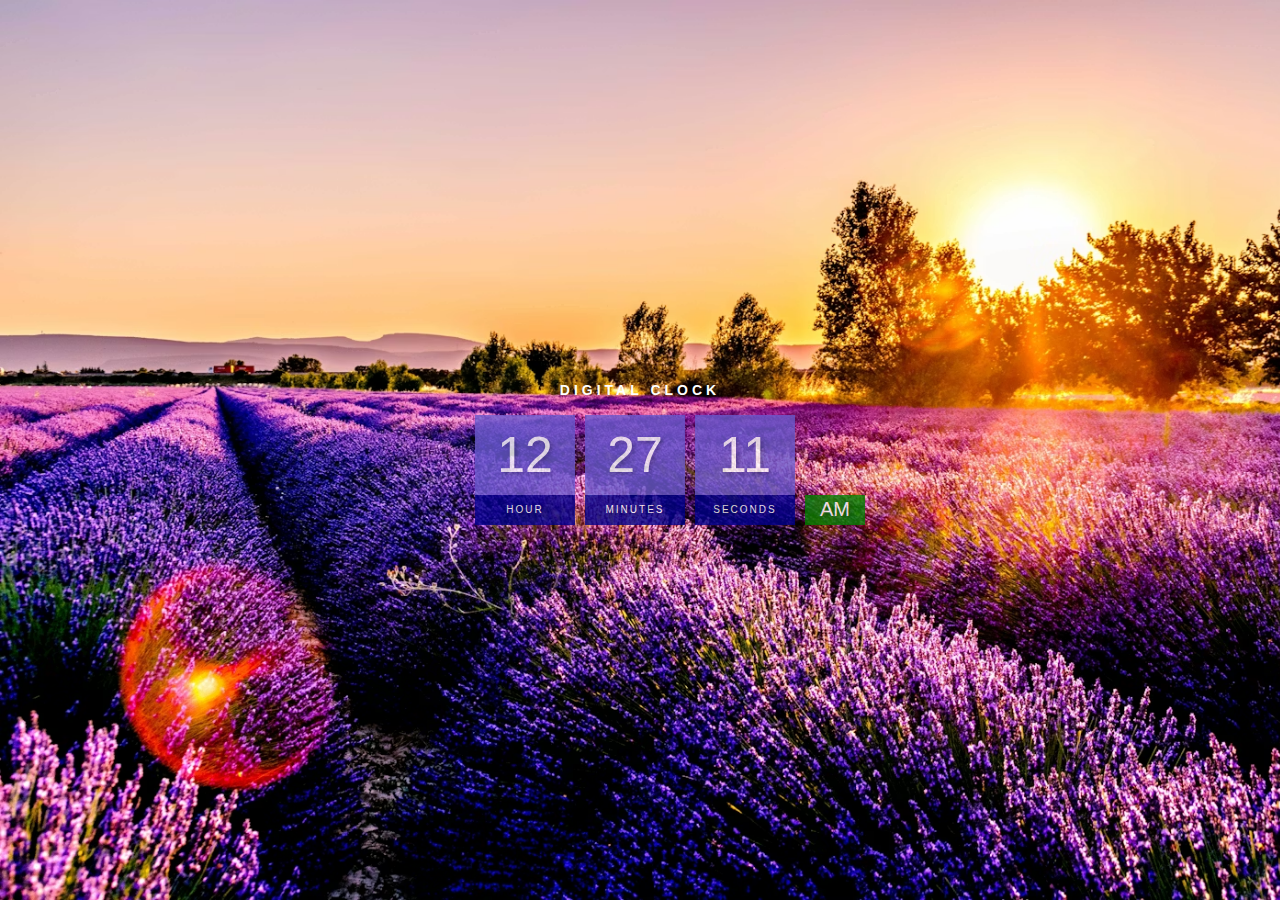
<file: 1. Digital Clock/index.html>
<!doctype html>
<html lang="en">
  <head>
    <meta charset="UTF-8" />
    <meta name="viewport" content="width=device-width, initial-scale=1.0" />
    <title>Digital Clock</title>
    <link rel="stylesheet" href="style.css">
  </head>
  <body>
   <h2>Digital Clock</h2>
   <div class="clock">
    <div>
      <span id="hours">00</span>
      <span class="text">Hour</span>
    </div>

     <div>
      <span id="minutes">00</span>
      <span class="text">Minutes</span>
    </div>

     <div>
      <span id="seconds">00</span>
      <span class="text">Seconds</span>
    </div>

     <div>
      <span id="ampm">AM</span>
    </div>
   </div>

   <script src="main.js"></script>
  </body>
</html>
</file>
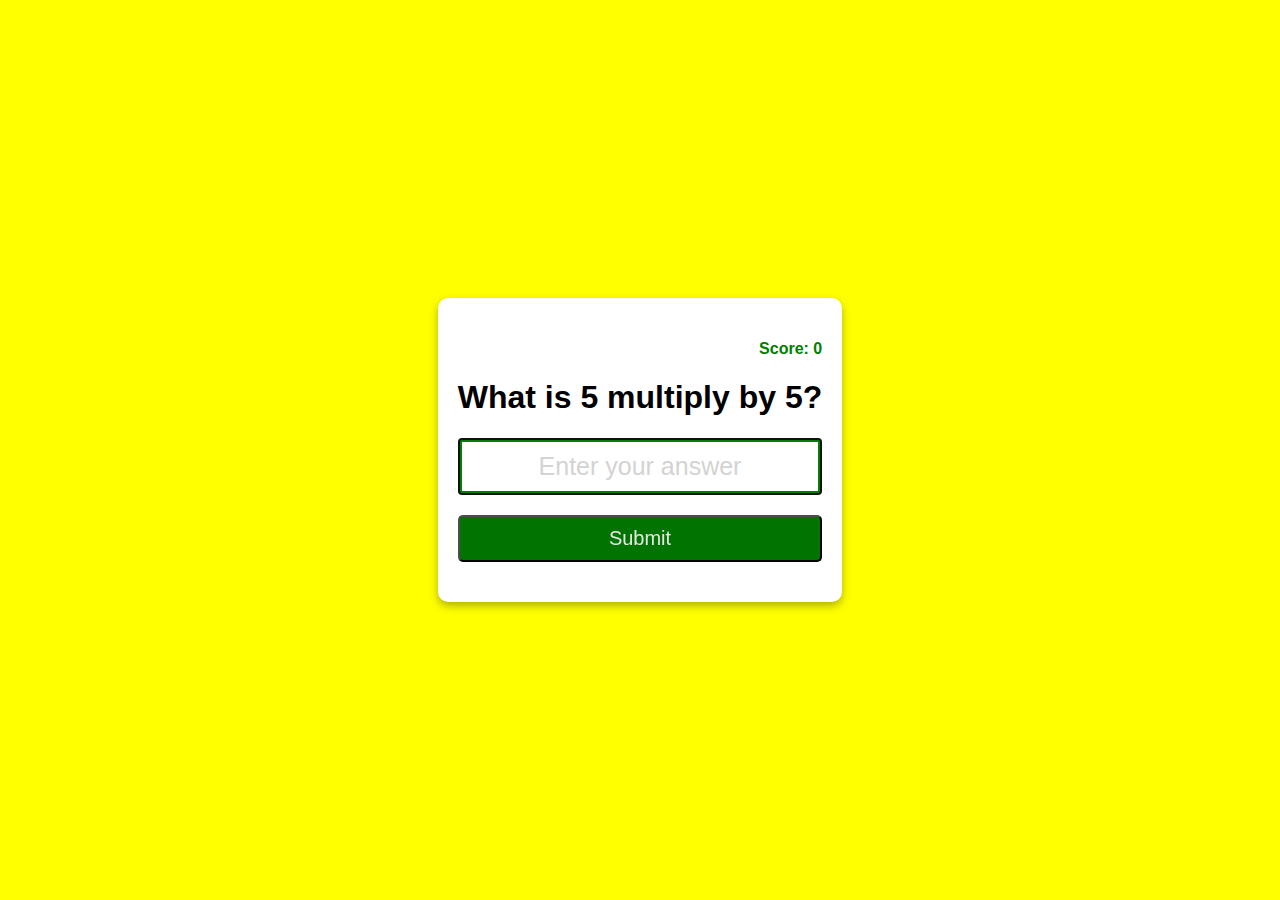
<file: 2. Multipication  quiz game/index.html>
<!DOCTYPE html>
<html lang="en">
<head>
    <meta charset="UTF-8">
    <meta name="viewport" content="width=device-width, initial-scale=1.0">
    <title>Multiplication quiz game</title>
    <link rel="stylesheet" href="style.css">
</head>
<body>
    <form  class="form" id="form">
        <h4 class="score" id="score">Score: 0</h4>
        <h1 id="question">What is multiply by 2?</h1>
        <input type="text" class="input" id="input" placeholder="Enter your answer" autofocus autocomplete="off">
        <button type="submit" class="btn">Submit</button>
    </form>

    <script src="main.js"></script>
</body>
</html>
</file>
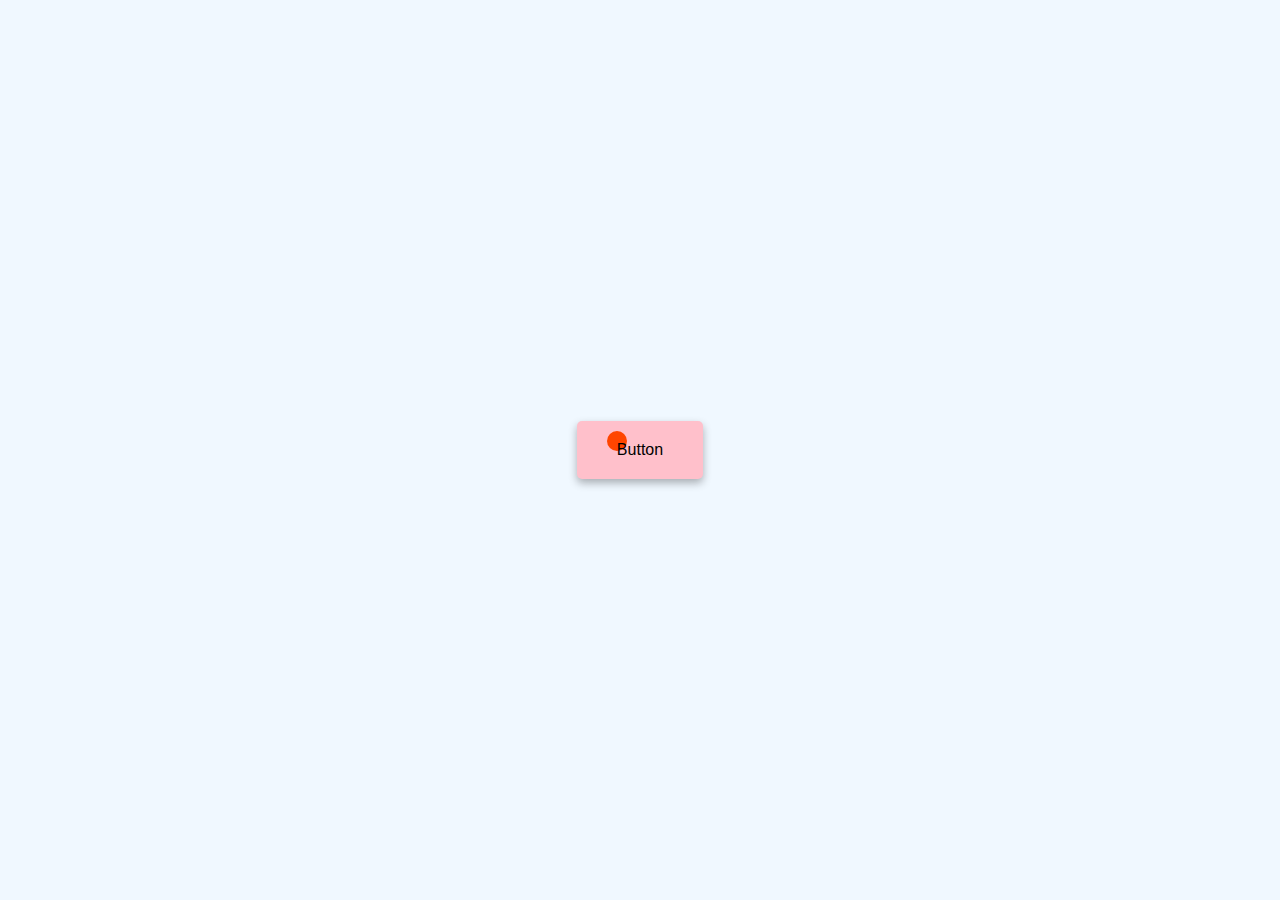
<file: 3. Button Ripple Effect/index.html>
<!DOCTYPE html>
<html lang="en">
<head>
    <meta charset="UTF-8">
    <meta name="viewport" content="width=device-width, initial-scale=1.0">
    <title>Button Ripple Effect</title>
    <link rel="stylesheet" href="style.css">
</head>
<body>
    
    <a href="#" class="btn"><span>Button</span></a>

    <script src="main.js"></script>
</body>
</html>
</file>
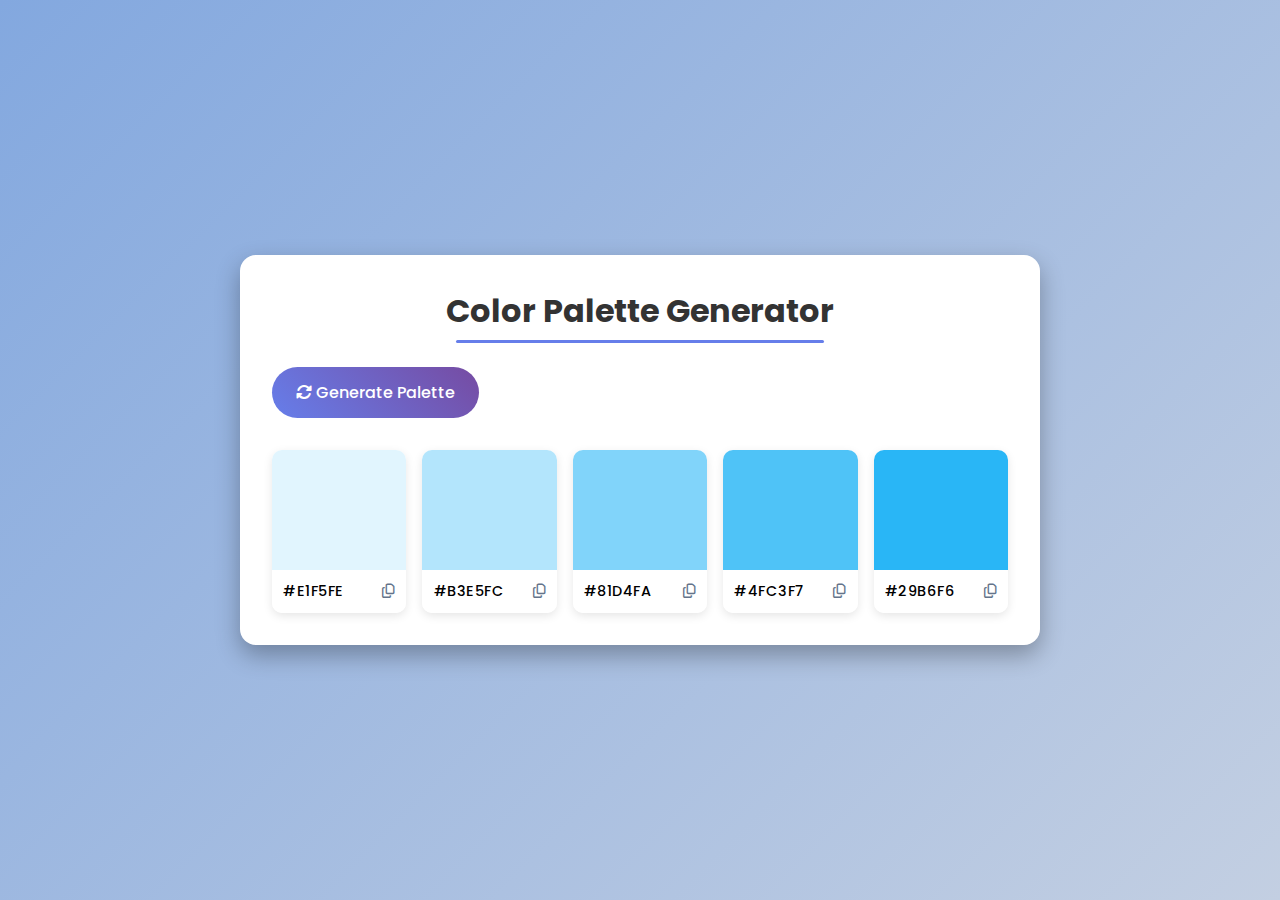
<file: 5.Color-Palette-Generator/index.html>
<!DOCTYPE html>
<html lang="en">
  <head>
    <meta charset="UTF-8" />
    <meta name="viewport" content="width=device-width, initial-scale=1.0" />
    <title>Color Palette Generator</title>
    <link
      rel="stylesheet"
      href="https://cdnjs.cloudflare.com/ajax/libs/font-awesome/6.7.2/css/all.min.css"
      integrity="sha512-Evv84Mr4kqVGRNSgIGL/F/aIDqQb7xQ2vcrdIwxfjThSH8CSR7PBEakCr51Ck+w+/U6swU2Im1vVX0SVk9ABhg=="
      crossorigin="anonymous"
      referrerpolicy="no-referrer"
    />
    <link rel="stylesheet" href="style.css" />
  </head>
  <body>
    <div class="container">
      <h1>Color Palette Generator</h1>

      <button id="generate-btn">
        <i class="fas fa-sync-alt"></i>
        Generate Palette
      </button>

      <div class="palette-container">
        <!-- COLOR BOX 1 -->
        <div class="color-box">
          <div class="color" style="background-color: #e1f5fe"></div>
          <div class="color-info">
            <span class="hex-value">#E1F5FE</span>
            <i class="far fa-copy copy-btn" title="Copy to clipboard"></i>
          </div>
        </div>
        <!-- COLOR BOX 2 -->
        <div class="color-box">
          <div class="color" style="background-color: #b3e5fc"></div>
          <div class="color-info">
            <span class="hex-value">#B3E5FC</span>
            <i class="far fa-copy copy-btn" title="Copy to clipboard"></i>
          </div>
        </div>
        <!-- COLOR BOX 3 -->
        <div class="color-box">
          <div class="color" style="background-color: #81d4fa"></div>
          <div class="color-info">
            <span class="hex-value">#81D4FA</span>
            <i class="far fa-copy copy-btn" title="Copy to clipboard"></i>
          </div>
        </div>
        <!-- COLOR BOX 4 -->
        <div class="color-box">
          <div class="color" style="background-color: #4fc3f7"></div>
          <div class="color-info">
            <span class="hex-value">#4FC3F7</span>
            <i class="far fa-copy copy-btn" title="Copy to clipboard"></i>
          </div>
        </div>
        <!-- COLOR BOX 5 -->
        <div class="color-box">
          <div class="color" style="background-color: #29b6f6"></div>
          <div class="color-info">
            <span class="hex-value">#29B6F6</span>
            <i class="far fa-copy copy-btn" title="Copy to clipboard"></i>
          </div>
        </div>
      </div>
    </div>

    <script src="main.js"></script>
  </body>
</html>
</file>
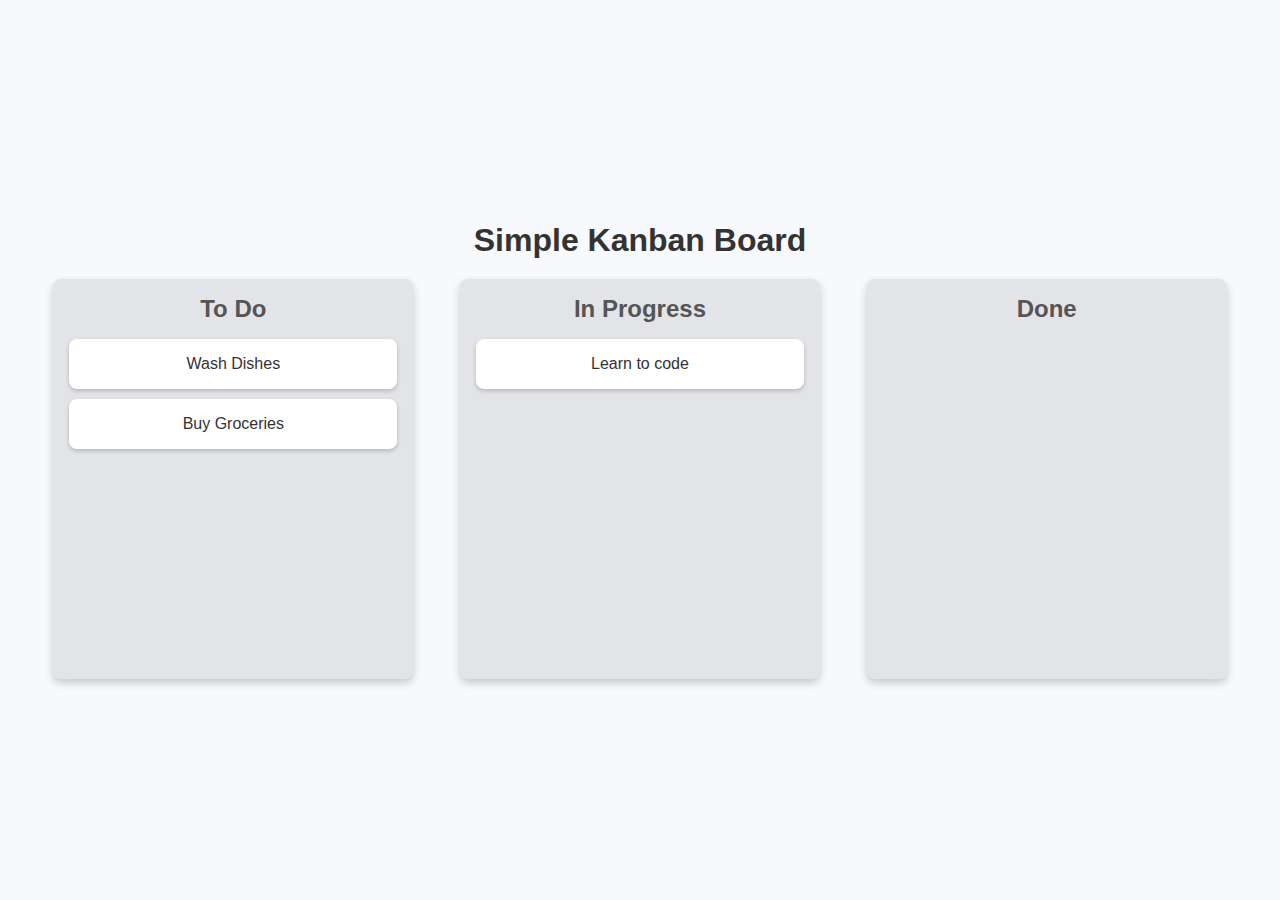
<file: 6.Drag & drop board/index.html>
<!DOCTYPE html>
<html lang="en">
  <head>
    <meta charset="UTF-8" />
    <meta name="viewport" content="width=device-width, initial-scale=1.0" />
    <title>Kanban Board</title>
    <link rel="stylesheet" href="style.css" />
  </head>
  <body>
    <div class="container">
      <h1>Simple Kanban Board</h1>

      <div class="board">
        <!-- LIST 1 -->
        <div class="list" id="list1">
          <h2>To Do</h2>
          <div class="card" draggable="true" id="card1">Wash Dishes</div>
          <div class="card" draggable="true" id="card2">Buy Groceries</div>
        </div>

        <!-- LIST 2 -->
        <div class="list" id="list2">
          <h2>In Progress</h2>
          <div class="card" draggable="true" id="card3">Learn to code</div>
        </div>

        <!-- LIST 3 -->
        <div class="list" id="list3">
          <h2>Done</h2>
        </div>
      </div>
    </div>

    <script src="main.js"></script>
  </body>
</html>
</file>
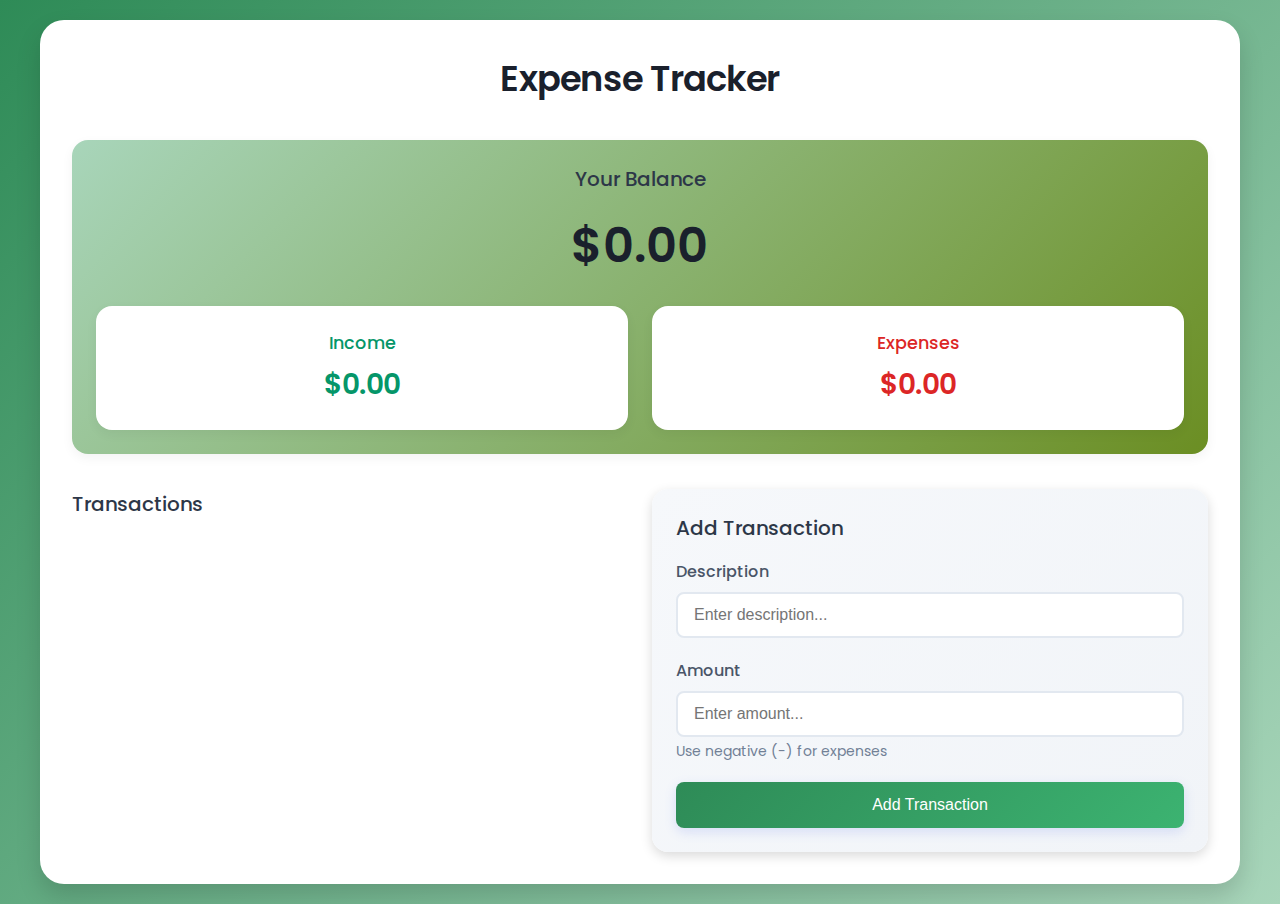
<file: 7.Expense Tracker/index.html>
<!DOCTYPE html>
<html lang="en">
  <head>
    <meta charset="UTF-8" />
    <meta name="viewport" content="width=device-width, initial-scale=1.0" />
    <title>Expense Tracker</title>
    <link rel="stylesheet" href="style.css" />
    <link
      href="https://fonts.googleapis.com/css?family=Poppins:100,100italic,200,200italic,300,300italic,regular,italic,500,500italic,600,600italic,700,700italic,800,800italic,900,900italic"
      rel="stylesheet"
    />
  </head>
  <body>
    <div class="container">
      <h1>Expense Tracker</h1>

      <div class="balance-container">
        <h2>Your Balance</h2>
        <h1 id="balance">$0.00</h1>

        <div class="summary">
          <div class="income">
            <h3>Income</h3>
            <p id="income-amount">$0.00</p>
          </div>
          <div class="expenses">
            <h3>Expenses</h3>
            <p id="expense-amount">$0.00</p>
          </div>
        </div>
      </div>

      <div class="main-content">
        <div class="transaction-container">
          <h2>Transactions</h2>
          <ul id="transaction-list">
            <!-- TRANSACTIONS WILL BE INSERTED HERE -->
          </ul>
        </div>

        <div class="form-container">
          <h2>Add Transaction</h2>

          <form id="transaction-form">
            <div class="form-group">
              <label for="description">Description</label>
              <input type="text" id="description" placeholder="Enter description..." required />
            </div>

            <div class="form-group">
              <label for="amount">Amount</label>
              <input type="number" id="amount" placeholder="Enter amount..." required />
              <small>Use negative (-) for expenses</small>
            </div>

            <button type="submit">Add Transaction</button>
          </form>
        </div>
      </div>
    </div>

    <script src="main.js"></script>
  </body>
</html>
</file>
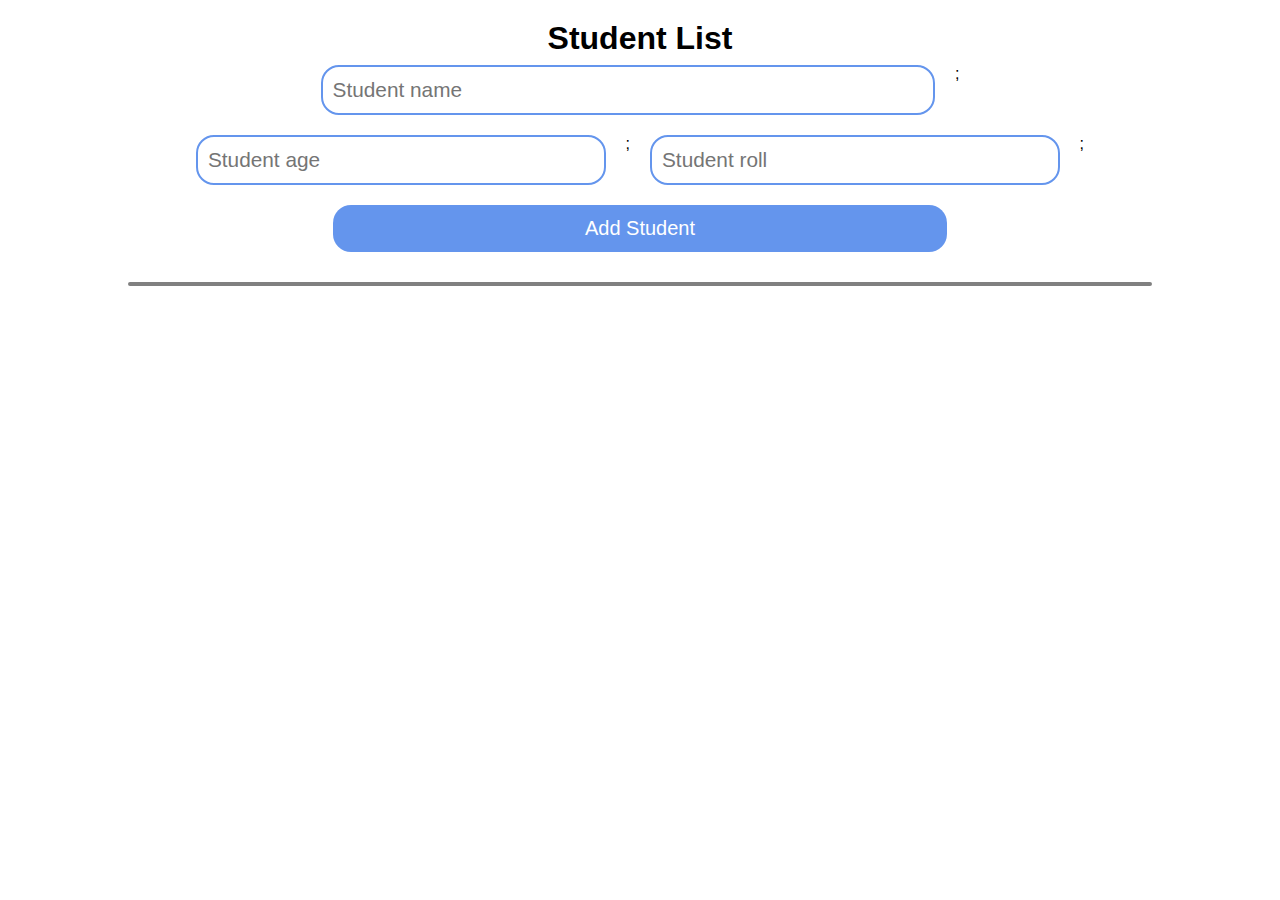
<file: 8.Json_Projects/index.html>
<!doctype html>
<html lang="en">
  <head>
    <meta charset="UTF-8" />
    <meta http-equiv="X-UA-Compatible" content="IE=edge" />
    <meta name="viewport" content="width=device-width, initial-scale=1.0" />
    <title>Document</title>
    <link rel="stylesheet" href="style.css" />
  </head>
  <body>
    <main>
      <h1 class="h1">Student List</h1>
      <form id="studentForm">
        <input type="text" placeholder="Student name", name="name", required>;
        <input type="number" placeholder="Student age", name="age", required>;
        <input type="number" placeholder="Student roll", name="roll", required>;
        <button>Add Student</button>
      </form>
      <div class="students"></div>
    </main>
    <script src="main.js"></script>
  </body>
</html>
</file>
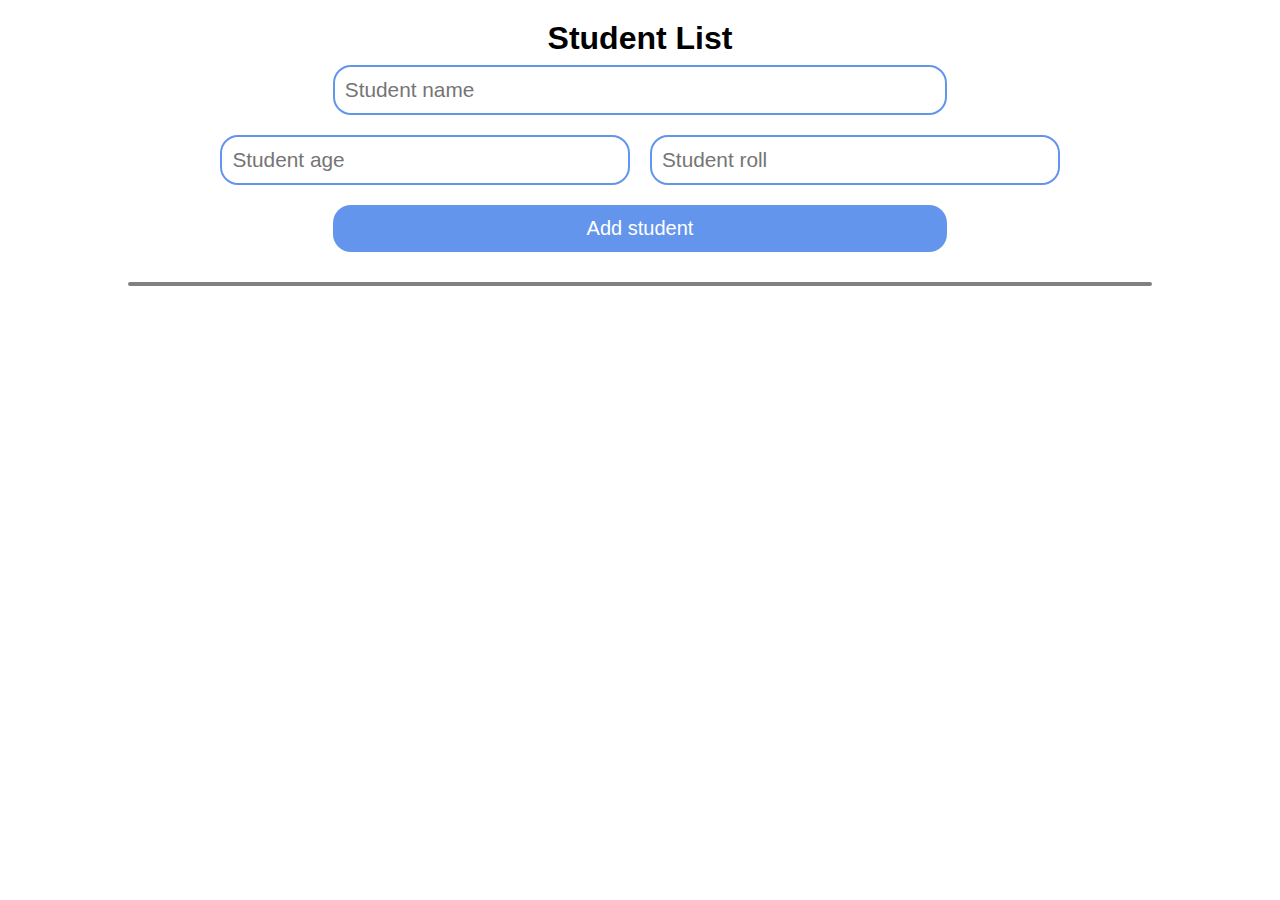
<file: Json_Projects-1/index.html>
<!DOCTYPE html>
<html lang="en">
  <head>
    <meta charset="UTF-8" />
    <meta http-equiv="X-UA-Compatible" content="IE=edge" />
    <meta name="viewport" content="width=device-width, initial-scale=1.0" />
    <title>Document</title>
    <link rel="stylesheet" href="style.css" />
  </head>
  <body>
    <main>
      <h1 class="h1">Student List</h1>
      <form id="studentForm">
        <input type="text" placeholder="Student name" name="name" required />
        <input type="number" placeholder="Student age" name="age" required />
        <input type="number" placeholder="Student roll" name="roll" required />
        <button>Add student</button>
      </form>
      <div class="students"></div>
    </main>
    <script src="main.js"></script>
  </body>
</html>
</file>
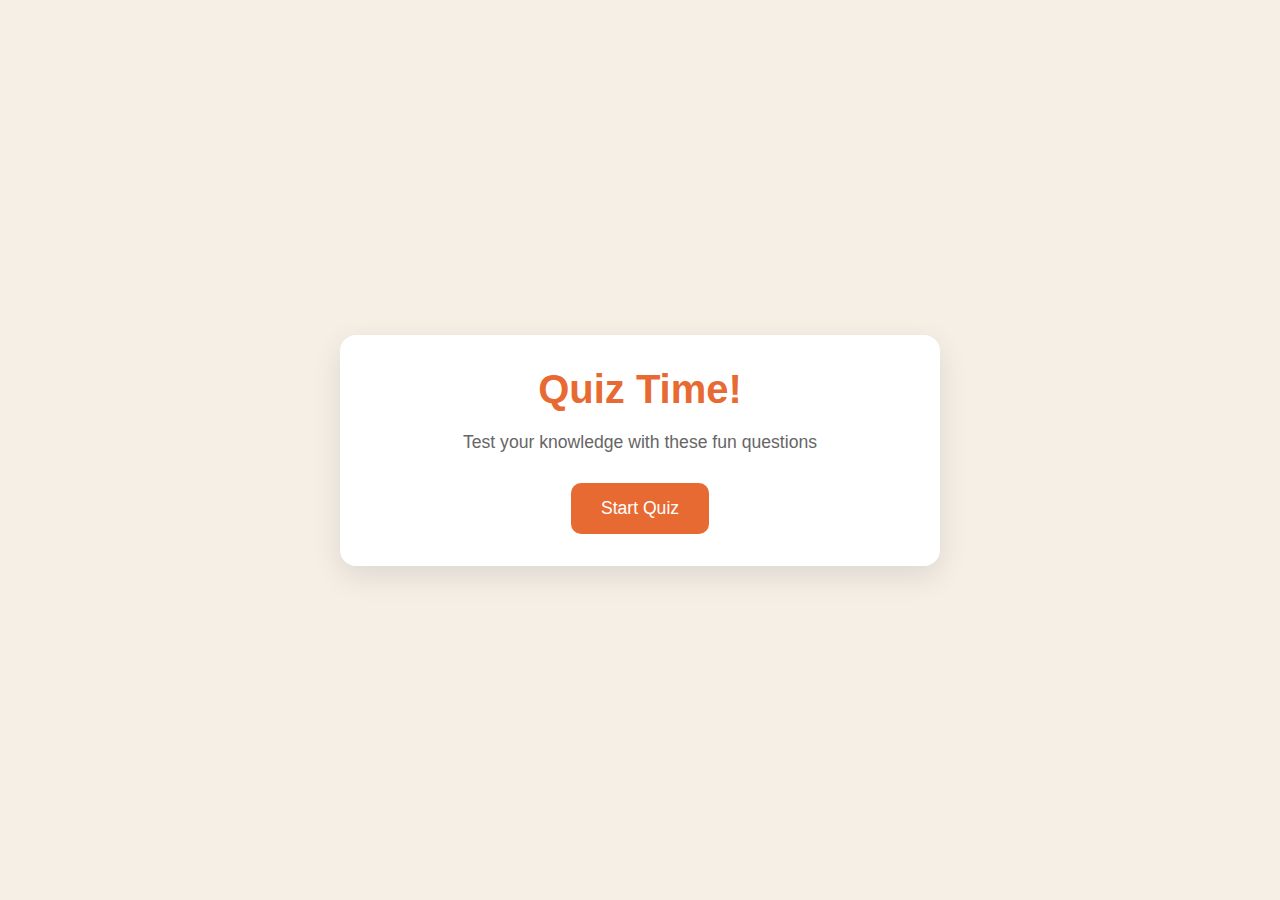
<file: Quiz_Game-2/index.html>
<!DOCTYPE html>
<html lang="en">
  <head>
    <meta charset="UTF-8" />
    <meta name="viewport" content="width=device-width, initial-scale=1.0" />
    <title>Quiz Game</title>
    <link rel="stylesheet" href="style.css" />
  </head>
  <body>
    <div class="container">
      <div class="screen active" id="start-screen">
        <h1>Quiz Time!</h1>
        <p>Test your knowledge with these fun questions</p>
        <button id="start-btn">Start Quiz</button>
      </div>

      <div class="screen" id="quiz-screen">
        <div class="quiz-header">
          <h2 id="question-text">Question goes here</h2>
          <div class="quiz-info">
            <p>
              Question <span id="current-question">1</span> of <span id="total-questions">5</span>
            </p>

            <p>Score: <span id="score">0</span></p>
          </div>
        </div>

        <div id="answers-container" class="answers-container">
          <!-- Answer buttons will be insterted here from our js code later at some point -->
        </div>

        <div class="progress-bar">
          <div id="progress" class="progress"></div>
        </div>
      </div>

      <div id="result-screen" class="screen">
        <h1>Quiz Results</h1>
        <div class="result-info">
          <p>You scored <span id="final-score">0</span> out of <span id="max-score">5</span></p>

          <div id="result-message">Good job!</div>
        </div>
        <button id="restart-btn">Restart Quiz</button>
      </div>
    </div>

    <script src="main.js"></script>
  </body>
</html>
</file>
<file: 1. Digital Clock/style.css>
body {
  margin: 0;
  display: flex;
  font-family: sans-serif;
  flex-direction: column;
  align-items: center;
  height: 100vh;
  justify-content: center;
  background: url("img1.jpg");
  background-size: cover;
  overflow: hidden;
}

h2 {
  text-transform: uppercase;
  letter-spacing: 4px;
  font-size: 14px;
  align-items: center;
  color: white;
}

.clock {
  display: flex;
}

.clock div {
  margin: 5px;
  position: relative;
}

.clock span {
  width: 100px;
  height: 80px;
  background: slateblue;
  opacity: .8;
  color: white;
  display: flex;
  justify-content: center;
  align-items: center;
  font-size: 50px;
  text-shadow: 2px 2px 4px rgba(0, 0, 0, .3);
}

.clock .text {
  height: 30px;
  font-size: 10px;
  text-transform: uppercase;
  letter-spacing: 2px;
  background: darkblue;
  opacity: 0.8;
}

.clock #ampm {
  bottom: 0;
  position: absolute;
  width: 60px;
  height: 30px;
  font-size: 20px;
  background: green;
}
</file>
<file: 2. Multipication  quiz game/style.css>
body {
  margin: 0;
  display: flex;
  height: 100vh;
  justify-content: center;
  align-items: center;
  text-align: center;
  background-color: yellow;
  font-family: Arial, Helvetica, sans-serif;
}

.form {
  background-color: white;
  padding: 20px;
  box-shadow: 0 4px 8px rgba(0, 0, 0, 0.3);
  border-radius: 10px;
  margin: 10px;
}

.input {
  display: block;
  width: 100%;
  box-sizing: border-box;
  font-size: 25px;
  text-align: center;
  padding: 10px;
  border: 4px solid green;
  color: green;
}

.input::placeholder {
  color: lightgrey;
  font-family: Arial, Helvetica, sans-serif;
}

.btn {
  background-color: green;
  color: white;
  display: block;
  width: 100%;
  padding: 10px;
  font-size: 20px;
  font-family: Arial, Helvetica, sans-serif;
  margin: 20px 0;
  border-radius: 5px;
  box-shadow: 1 2px 4px rgba(0, 0, 0, 0.3);
  cursor: pointer;
}

.btn {
    filter: brightness(0.9);
}

.score {
    color: green;
    text-align: right;
}
</file>
<file: 3. Button Ripple Effect/style.css>
body {
  margin: 0;
  height: 100vh;
  display: flex;
  justify-content: center;
  align-items: center;
  background-color: aliceblue;
  font-family: sans-serif;
}

.btn {
  background-color: pink;
  padding: 20px 40px;
  border-radius: 5px;
  box-shadow: 0 4px 8px rgba(0, 0, 0, 0.3);
  text-decoration: none;
  color: black;
  position: relative;
  overflow: hidden;
}

.btn span{
    position: relative;
    z-index: 1;
}

.btn::before{
    content: "";
    position: absolute;
    background-color: orangered;
    width: 20px;
    height: 20px;
    left: var(--xPos);
    top: var(--yPos);
    transform: translate(-50%, -50%);
    border-radius: 50%;
    transition: width 0.5s, height 0.5s;
}

.btn:hover::before{
    width: 300px;
    height: 300px;
}
</file>
<file: 6.Drag & drop board/style.css>
* {
  padding: 0;
  margin: 0;
  box-sizing: border-box;
}

body {
  font-family: sans-serif;
  background-color: #f7f9fc;
  display: flex;
  justify-content: center;
  align-items: center;
  min-height: 100vh;
}

.container {
  text-align: center;
  width: 100%;
  padding: 1.2rem;
}

h1 {
  color: #333;
  margin-bottom: 20px;
  font-size: 2rem;
}

.board {
  display: flex;
  justify-content: space-around;
  align-items: flex-start;
  width: 100%;
  max-width: 1200px;
  margin: 0 auto;
  gap: 20px;
}

.list {
  background-color: #e3e4e8;
  padding: 1rem;
  border-radius: 8px;
  width: 30%;
  min-height: 400px;
  box-shadow: 0 4px 8px rgba(0, 0, 0, 0.2);
}

.list h2 {
  color: #555;
  margin-bottom: 1rem;
  font-size: 1.5rem;
}

.card {
  background-color: white;
  color: #333;
  padding: 1rem;
  margin-bottom: 10px;
  border-radius: 8px;
  cursor: grab;
  box-shadow: 0 2px 4px rgba(0, 0, 0, 0.2);
  transition: transform 0.2s, box-shadow 0.2s;
}

.card:active {
  cursor: grabbing;
  transform: scale(1.05);
  box-shadow: 0 4px 8px rgba(0, 0, 0, 0.2);
}

.list.over {
  background-color: #d1d3d8;
}

@media (max-width: 768px) {
  .board {
    flex-direction: column;
    align-items: center;
  }

  .list {
    width: 80%;
    margin-bottom: 20px;
  }
}
</file>
<file: 7.Expense Tracker/style.css>
* {
  margin: 0;
  padding: 0;
  box-sizing: border-box;
}

body {
  background: linear-gradient(135deg, #2e8b57, #a8d5ba);
  min-height: 100vh;
  font-family: "Poppins", sans-serif;
  display: flex;
  align-items: center;
  justify-content: center;
  padding: 20px;
  color: #2d3436;
}

.container {
  width: 100%;
  max-width: 1200px;
  background-color: #fff;
  padding: 2rem;
  border-radius: 24px;
  box-shadow: 0 12px 24px rgba(0, 0, 0, 0.15);
}

h1 {
  text-align: center;
  color: #1a202c;
  margin-bottom: 35px;
  font-size: 2.2rem;
  font-weight: 600;
  letter-spacing: -0.5px;
}

h2 {
  color: #2d3748;
  margin-bottom: 1rem;
  font-size: 1.25rem;
  font-weight: 500;
}

.balance-container {
  text-align: center;
  margin-bottom: 35px;
  padding: 24px;
  background: linear-gradient(135deg, #a8d5ba, #6b8e23);
  border-radius: 1rem;
  box-shadow: 0 4px 12px rgba(0, 0, 0, 0.05);
}

.balance-container h1 {
  font-size: 3rem;
  margin: 15px 0;
}

.summary {
  display: grid;
  grid-template-columns: 1fr 1fr;
  gap: 24px;
  margin-top: 24px;
}

.main-content {
  display: grid;
  grid-template-columns: 1fr 1fr;
  gap: 24px;
}

.income,
.expenses {
  background-color: white;
  padding: 24px;
  border-radius: 1rem;
  box-shadow: 0 4px 12px rgba(0, 0, 0, 0.05);
  transition: transform 0.2s ease;
}

.income:hover,
.expenses:hover {
  transform: translateY(-2px);
}

.income h3 {
  color: #059669;
  font-size: 1.1rem;
  font-weight: 500;
}

.expenses h3 {
  color: #dc2626;
  font-size: 1.1rem;
  font-weight: 500;
}

.income p,
.expenses p {
  margin-top: 8px;
  font-size: 1.75rem;
  font-weight: 600;
}

.income p {
  color: #059669;
}

.expenses p {
  color: #dc2626;
}

.transaction-container {
  height: 100%;
  display: flex;
  flex-direction: column;
}

#transaction-list {
  list-style: none;
  max-height: 500px;
  overflow-y: auto;
  padding-right: 8px;
  flex-grow: 1;
}

#transaction-list::-webkit-scrollbar {
  width: 8px;
}

#transaction-list::-webkit-scrollbar-track {
  /* track is the bg of the scrollbar */
  background-color: #f1f1f1;
  border-radius: 4px;
}
#transaction-list::-webkit-scrollbar-thumb {
  /* thumb is the draggble part of the scrollbar */
  background-color: #cbd5e0;
  border-radius: 4px;
}
#transaction-list::-webkit-scrollbar-thumb:hover {
  background-color: #a0aec0;
}

.transaction {
  display: flex;
  justify-content: space-between;
  align-items: center;
  padding: 1rem 1.2rem;
  margin-bottom: 12px;
  border-radius: 12px;
  background-color: #fff;
  box-shadow: 0 2px 8px rgba(0, 0, 0, 0.05);
  transition: all 0.2s ease;
  border-right: 5px solid;
  animation: slideIn 0.3s ease;
}

@keyframes slideIn {
  from {
    opacity: 0;
    transform: translateX(-20px);
  }

  to {
    opacity: 1;
    transform: translateX(0px);
  }
}

.transaction:hover {
  transform: translateX(4px);
  box-shadow: 0 4px 12px rgba(0, 0, 0, 0.1);
}

.transaction.income {
  border-right-color: #059669;
}

.transaction.expense {
  border-right-color: #dc2626;
}

.transaction .delete-btn {
  background: none;
  border: none;
  color: #dc2626;
  cursor: pointer;
  font-size: 1.4rem;
  opacity: 0;
  transition: all 0.2s ease;
  padding: 4px 8px;
  border-radius: 4px;
  margin-left: 12px;
}

.transaction:hover .delete-btn {
  opacity: 1;
}

.transaction .delete-btn:hover {
  background-color: #fee2e2;
  transform: scale(1.1);
}

.form-container {
  background: linear-gradient(135deg, #f6f8fb, #f1f4f8);
  padding: 24px;
  border-radius: 16px;
  box-shadow: 0 4px 12px rgba(0, 0, 0, 0.15);
  height: 100%;
  display: flex;
  flex-direction: column;
}

.form-container form {
  height: 100%;
  display: flex;
  flex-direction: column;
}

.form-group {
  margin-bottom: 20px;
}

label {
  display: block;
  margin-bottom: 8px;
  color: #4a5568;
  font-weight: 500;
}

input {
  width: 100%;
  padding: 12px 16px;
  border: 2px solid #e2e8f0;
  border-radius: 8px;
  font-size: 1rem;
  transition: all 0.2s ease;
  background-color: white;
}

input:focus {
  outline: none;
  border-color: #667eea;
  box-shadow: 0 0 0 3px rgba(102, 126, 234, 0.1);
}

input:hover {
  border-color: #cbd5e0;
}

small {
  color: #718096;
  font-size: 0.875rem;
  margin-top: 4px;
  display: block;
}

button[type="submit"] {
  width: 100%;
  padding: 14px;
  background: linear-gradient(135deg, #2e8b57 0%, #3cb371 100%);
  color: white;
  border: none;
  border-radius: 8px;
  cursor: pointer;
  font-size: 1rem;
  font-weight: 500;
  transition: all 0.2s ease;
  box-shadow: 0 4px 12px rgba(102, 126, 234, 0.2);
  margin-top: auto;
}

button[type="submit"]:hover {
  transform: translateY(-2px);
  box-shadow: 0 6px 16px rgba(102, 126, 234, 0.3);
}

button[type="submit"]:active {
  transform: translateY(0);
}

/* responsiveness */

@media (max-width: 900px) {
  .main-content {
    grid-template-columns: 1fr;
  }

  #transaction-list {
    max-height: 300px;
  }
}

@media (max-width: 480px) {
  .container {
    padding: 24px;
  }

  .summary {
    grid-template-columns: 1fr;
    gap: 16px;
  }

  .balance-container h1 {
    font-size: 2.5rem;
  }

  .income p,
  .expenses p {
    font-size: 1.5rem;
  }

  .transaction {
    padding: 14px 16px;
  }

  h1 {
    font-size: 1.8rem;
  }
}
</file>
<file: 8.Json_Projects/style.css>
/* * {
  margin: 0;
  padding: 0;
  box-sizing: border-box;
  font-family: sans-serif;
}

main {
  width: 80%;
  margin: 15px auto 0;
}

#studentForm input[name="name"] {
  grid-area: name;
}

#studentForm input[name="age"] {
  grid-area: age;
}

#studentForm input[name="roll"] {
  grid-area: roll;
}

#studentForm button {
  grid-area: button;
}

#studentForm {
  display: grid;
  grid-template-columns: repeat(2, 1fr);
  grid-template-areas:
    "name name"
    "age roll"
    "button button";
}

#studentForm * {
  margin: 7px;
  padding: 7px;
  font-size: 1.1rem;
  border-radius: 10px;
  transition: all 0.3s ease;
}

#studentForm button {
  outline: none;
  background-color: #6495ed;
  color: white;
  border: 5px solid transparent;
  cursor: pointer;
}

#studentForm input {
  border: 3px solid #6495ed;
  outline: none;
}

#studentForm input:focus {
  border: 3px solid #367bfa;
}

#studentForm button:active {
  border-color: #367bfa;
} */

/* .students {
  display: flex;
  flex-direction: column;
  justify-content: space-around;
  align-items: center;
  border: 2px solid gray;
  background-color: #ebebeb;
  color: #2f2f2f;
  border-radius: 15px;
}

.students div {
  width: 100%;
  padding: 10px;
  text-align: center;
}

.students div * {
  margin: 5px;
} */


* {
  margin: 0;
  padding: 0;
  box-sizing: border-box;
  font-family: sans-serif;
}

main {
  width: 80%;
  margin: 20px auto;
}


.h1 { 
  display: flex;
  justify-content: center;
  font-size: 2rem;
  margin-bottom: 8px;
}


#studentForm {
  display: flex;
  flex-wrap: wrap;
  justify-content: center;
  gap: 20px;
}


#studentForm input {
  padding: 10px;
  border-radius: 18px;
  border: 2px solid #6495ed;
  font-size: 22px;
}


#studentForm input::placeholder {
  font-size: 1.3rem;
}

#studentForm input:focus {
  border-color: #367bfa;
  outline: none;
}


#studentForm input[name="name"] {
  width: 60%;
}


#studentForm input[name="age"],
#studentForm input[name="roll"] {
  width: 40%;
}


#studentForm button {
  width: 60%;
  padding: 12px;
  font-size: 20px;
  border-radius: 18px;
  border: none;
  background-color: #6495ed;
  color: white;
  cursor: pointer;
}

#studentForm button:active {
  background-color: #367bfa;
}


.students {
  margin-top: 30px;
}
.students {
  display: flex;
  flex-direction: column;
  justify-content: space-around;
  align-items: center;
  border: 2px solid gray;
  background-color: #ebebeb;
  color: #2f2f2f;
  border-radius: 15px;
}

.students div {
  width: 100%;
  padding: 10px;
  text-align: center;
}

.students div * {
  margin: 5px;
}
</file>
<file: Json_Projects-1/style.css>
/* * {
  margin: 0;
  padding: 0;
  box-sizing: border-box;
  font-family: sans-serif;
}

main {
  width: 80%;
  margin: 15px auto 0;
}

#studentForm input[name="name"] {
  grid-area: name;
}

#studentForm input[name="age"] {
  grid-area: age;
}

#studentForm input[name="roll"] {
  grid-area: roll;
}

#studentForm button {
  grid-area: button;
}

#studentForm {
  display: grid;
  grid-template-columns: repeat(2, 1fr);
  grid-template-areas:
    "name name"
    "age roll"
    "button button";
}

#studentForm * {
  margin: 7px;
  padding: 7px;
  font-size: 1.1rem;
  border-radius: 10px;
  transition: all 0.3s ease;
}

#studentForm button {
  outline: none;
  background-color: #6495ed;
  color: white;
  border: 5px solid transparent;
  cursor: pointer;
}

#studentForm input {
  border: 3px solid #6495ed;
  outline: none;
}

#studentForm input:focus {
  border: 3px solid #367bfa;
}

#studentForm button:active {
  border-color: #367bfa;
} */

/* .students {
  display: flex;
  flex-direction: column;
  justify-content: space-around;
  align-items: center;
  border: 2px solid gray;
  background-color: #ebebeb;
  color: #2f2f2f;
  border-radius: 15px;
}

.students div {
  width: 100%;
  padding: 10px;
  text-align: center;
}

.students div * {
  margin: 5px;
} */


* {
  margin: 0;
  padding: 0;
  box-sizing: border-box;
  font-family: sans-serif;
}

main {
  width: 80%;
  margin: 20px auto;
}


.h1 { 
  display: flex;
  justify-content: center;
  font-size: 2rem;
  margin-bottom: 8px;
}


#studentForm {
  display: flex;
  flex-wrap: wrap;
  justify-content: center;
  gap: 20px;
}


#studentForm input {
  padding: 10px;
  border-radius: 18px;
  border: 2px solid #6495ed;
  font-size: 22px;
}


#studentForm input::placeholder {
  font-size: 1.3rem;
}

#studentForm input:focus {
  border-color: #367bfa;
  outline: none;
}


#studentForm input[name="name"] {
  width: 60%;
}


#studentForm input[name="age"],
#studentForm input[name="roll"] {
  width: 40%;
}


#studentForm button {
  width: 60%;
  padding: 12px;
  font-size: 20px;
  border-radius: 18px;
  border: none;
  background-color: #6495ed;
  color: white;
  cursor: pointer;
}

#studentForm button:active {
  background-color: #367bfa;
}


.students {
  margin-top: 30px;
}
.students {
  display: flex;
  flex-direction: column;
  justify-content: space-around;
  align-items: center;
  border: 2px solid gray;
  background-color: #ebebeb;
  color: #2f2f2f;
  border-radius: 15px;
}

.students div {
  width: 100%;
  padding: 10px;
  text-align: center;
}

.students div * {
  margin: 5px;
}
</file>
<file: 5.Color-Palette-Generator/style.css>
/* Basic Reset */
@import url(https://fonts.googleapis.com/css?family=Poppins:100,100italic,200,200italic,300,300italic,regular,italic,500,500italic,600,600italic,700,700italic,800,800italic,900,900italic);

* {
  margin: 0;
  padding: 0;
  box-sizing: border-box;
  font-family: "Poppins", sans-serif;
}

body {
  background: linear-gradient(135deg, #83a8df, #c3cfe2);
  min-height: 100vh;
  display: flex;
  align-items: center;
  justify-content: center;
  padding: 20px;
}

.container {
  background-color: #fff;
  border-radius: 1rem;
  padding: 2rem;
  width: 100%;
  max-width: 800px;
  box-shadow: 0 10px 25px rgba(0, 0, 0, 0.3);
}

h1 {
  text-align: center;
  margin-bottom: 1.5rem;
  color: #333;
  position: relative;
  padding-bottom: 0.5rem;
}

h1::after {
  content: "";
  position: absolute;
  bottom: 0;
  left: 50%;
  transform: translateX(-50%);
  width: 50%;
  height: 3px;
  background-color: #667eea;
  border-radius: 2px;
}

#generate-btn {
  background: linear-gradient(45deg, #667eea, #764ba2);
  color: white;
  border: none;
  padding: 0.8rem 1.5rem;
  border-radius: 50px;
  cursor: pointer;
  font-weight: 500;
  margin-bottom: 2rem;
  font-size: 1rem;
}

#generate-btn:hover {
  transform: translateY(-2px);
  box-shadow: 0 6px 10px rgba(102, 126, 234, 0.3);
}

#generate-btn:active {
  transform: translateY(0);
}

.palette-container {
  display: grid;
  gap: 1rem;
  grid-template-columns: repeat(auto-fit, minmax(130px, 1fr));
}

.color-box {
  border-radius: 10px;
  overflow: hidden;
  box-shadow: 0 3px 10px rgba(0, 0, 0, 0.1);
  transition: transform 0.2s;
}

.color-box:hover {
  transform: translateY(-5px);
}

.color {
  height: 120px;
  cursor: pointer;
}

.color-info {
  background-color: #fff;
  padding: 0.7rem;
  display: flex;
  align-items: center;
  justify-content: space-between;
  font-size: 0.9rem;
}

.hex-value {
  font-weight: 500;
  letter-spacing: 0.5px;
}

.copy-btn {
  cursor: pointer;
  color: #64748b;
  transition: color 0.2s;
}

.copy-btn:hover {
  color: #667eea;
}

@media (max-width: 768px) {
  .palette-container {
    grid-template-columns: repeat(auto-fit, minmax(100px, 1fr));
  }
}
</file>
<file: Quiz_Game-2/style.css>
/* Basic Reset */

* {
  margin: 0;
  padding: 0;
  box-sizing: border-box;
}

body {
  background: #f5efe6;
  display: flex;
  justify-content: center;
  align-items: center;
  min-height: 100vh;
  padding: 1rem;
  font-family: sans-serif;
}

.container {
  background-color: white;
  border-radius: 1rem;
  box-shadow: 0 10px 30px rgba(0, 0, 0, 0.1);
  width: 100%;
  max-width: 600px;
  overflow: hidden;
  position: relative;
}

/* SCREENS */
.screen {
  display: none;
  padding: 2rem;
  text-align: center;
}

.screen.active {
  display: block;
}

/* START SCREEN */

#start-screen h1 {
  color: #e86a33;
  margin-bottom: 20px;
  font-size: 2.5rem;
}

#start-screen p {
  color: #666;
  margin-bottom: 30px;
  font-size: 1.1rem;
}

.quiz-header {
  margin-bottom: 1rem;
}

#question-text {
  color: #333;
  font-size: 1.5rem;
  margin-bottom: 1rem;
  line-height: 1.4;
}

.quiz-info {
  display: flex;
  justify-content: space-between;
  color: #666;
  margin-bottom: 10px;
}

.answers-container {
  display: flex;
  flex-direction: column;
  gap: 10px;
  margin-bottom: 25px;
}

.answer-btn {
  background-color: #f8f0e5;
  color: #333;
  border: 2px solid #eadbc8;
  border-radius: 10px;
  padding: 1rem;
  cursor: pointer;
  text-align: left;
  transition: all 0.3s ease;
}

.answer-btn:hover {
  background-color: #eadbc8;
  border-color: #dac0ae;
}

.answer-btn.correct {
  background-color: #e6fff0;
  border-color: #a3f0c4;
  color: #28a745;
}

.answer-btn.incorrect {
  background-color: #fff0f0;
  border-color: #ffbdbd;
  color: #dc3545;
}

.progress-bar {
  height: 10px;
  background-color: #f8f0e5;
  border-radius: 5px;
  overflow: hidden;
  margin-top: 20px;
}

.progress {
  height: 100%;
  background-color: #e86a33;
  width: 0%;
  transition: width 0.3s ease;
}

/* RESULT SCREEN */

#result-screen h1 {
  color: #e86a33;
  margin-bottom: 30px;
}

.result-info {
  background-color: #f8f0e5;
  border-radius: 10px;
  padding: 20px;
  margin-bottom: 30px;
}

.result-info p {
  font-size: 1.2rem;
  color: #333;
  margin-bottom: 1rem;
}

#result-message {
  font-size: 1.5rem;
  font-weight: 600;
  color: #e86a33;
}

button {
  background-color: #e86a33;
  color: white;
  border: none;
  border-radius: 10px;
  padding: 15px 30px;
  font-size: 1.1rem;
  cursor: pointer;
  transition: background-color 0.3s ease;
}

button:hover {
  background-color: #d45b28;
}

/* RESPONSIVE DESIGN */
@media (max-width: 500px) {
  /* when we hit 500px and below, implement the styles below */

  .screen {
    padding: 1rem;
  }

  #start-screen h1 {
    font-size: 2rem;
  }

  #question-text {
    font-size: 1.3rem;
  }

  .answer-btn {
    padding: 12px;
  }

  button {
    padding: 12px 25px;
    font-size: 1rem;
  }
}
</file>
